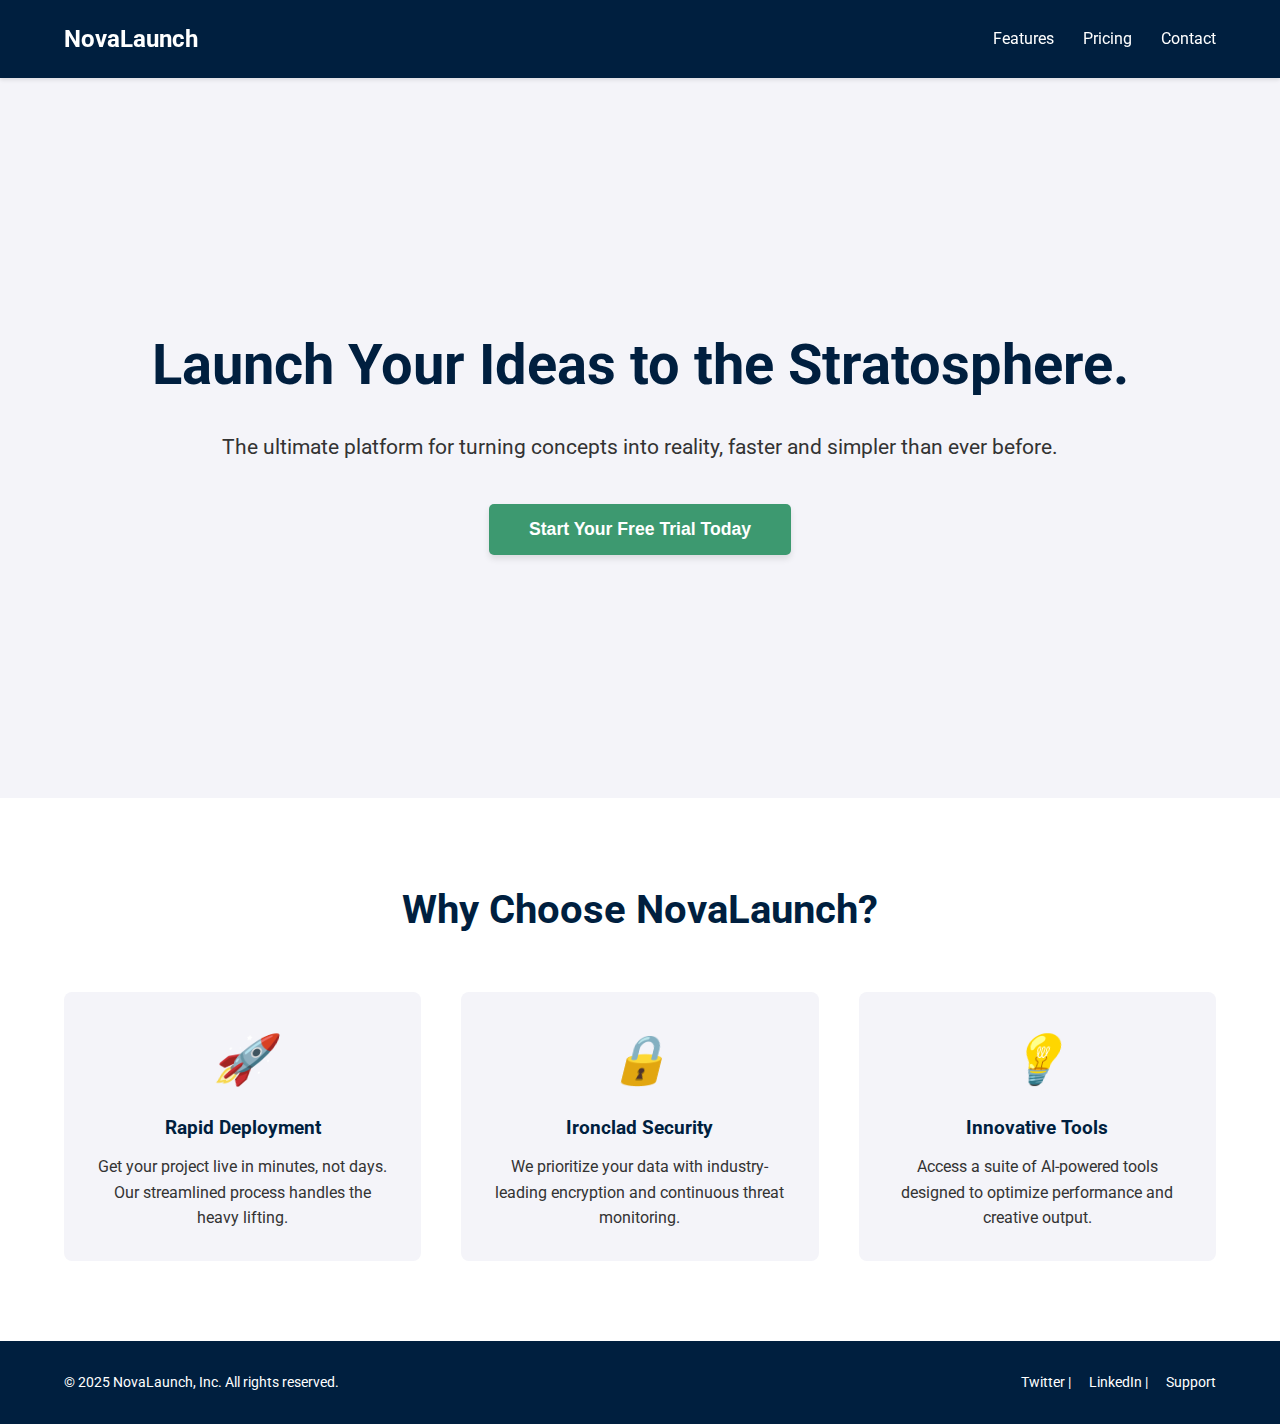
<file: Task 1/index.html>
<!DOCTYPE html>
<html lang="en">
<head>
    <meta charset="UTF-8">
    <meta name="viewport" content="width=device-width, initial-scale=1.0">
    <title>NovaLaunch - Modern Landing Page</title>
    
    <link rel="stylesheet" href="style .css">
    
    <link href="https://fonts.googleapis.com/css2?family=Roboto:wght@400;700&display=swap" rel="stylesheet">
</head>
<body>

    <header>
        <div class="logo">NovaLaunch</div>
        <nav>
            <a href="#features">Features</a>
            <a href="#pricing">Pricing</a>
            <a href="#contact">Contact</a>
        </nav>
    </header>

    <section class="hero">
        <div class="hero-content">
            <h1>Launch Your Ideas to the Stratosphere.</h1>
            <p>The ultimate platform for turning concepts into reality, faster and simpler than ever before.</p>
            <button class="cta-button">Start Your Free Trial Today</button>
        </div>
    </section>

    <section id="features" class="features-section">
        <h2>Why Choose NovaLaunch?</h2>
        <div class="feature-grid">
            <div class="feature-box">
                <i class="icon">🚀</i> 
                <h3>Rapid Deployment</h3>
                <p>Get your project live in minutes, not days. Our streamlined process handles the heavy lifting.</p>
            </div>
            <div class="feature-box">
                <i class="icon">🔒</i> 
                <h3>Ironclad Security</h3>
                <p>We prioritize your data with industry-leading encryption and continuous threat monitoring.</p>
            </div>
            <div class="feature-box">
                <i class="icon">💡</i> 
                <h3>Innovative Tools</h3>
                <p>Access a suite of AI-powered tools designed to optimize performance and creative output.</p>
            </div>
        </div>
    </section>

    <footer>
        <p>&copy; 2025 NovaLaunch, Inc. All rights reserved.</p>
        <div class="social-links">
            <a href="#">Twitter</a> | 
            <a href="#">LinkedIn</a> | 
            <a href="#">Support</a>
        </div>
    </footer>

    <div id="modal" class="modal">
        <div class="modal-content">
            <span class="close-button">&times;</span>
            <h3>🎉 Success! You're One Step Closer.</h3>
            <p>Thanks for clicking! This is where you would usually input your email to start the free trial.</p>
            <p>Click the 'X' or outside this box to close.</p>
        </div>
    </div>

    <script src="app.js"></script> 
</body>
</html>
</file>
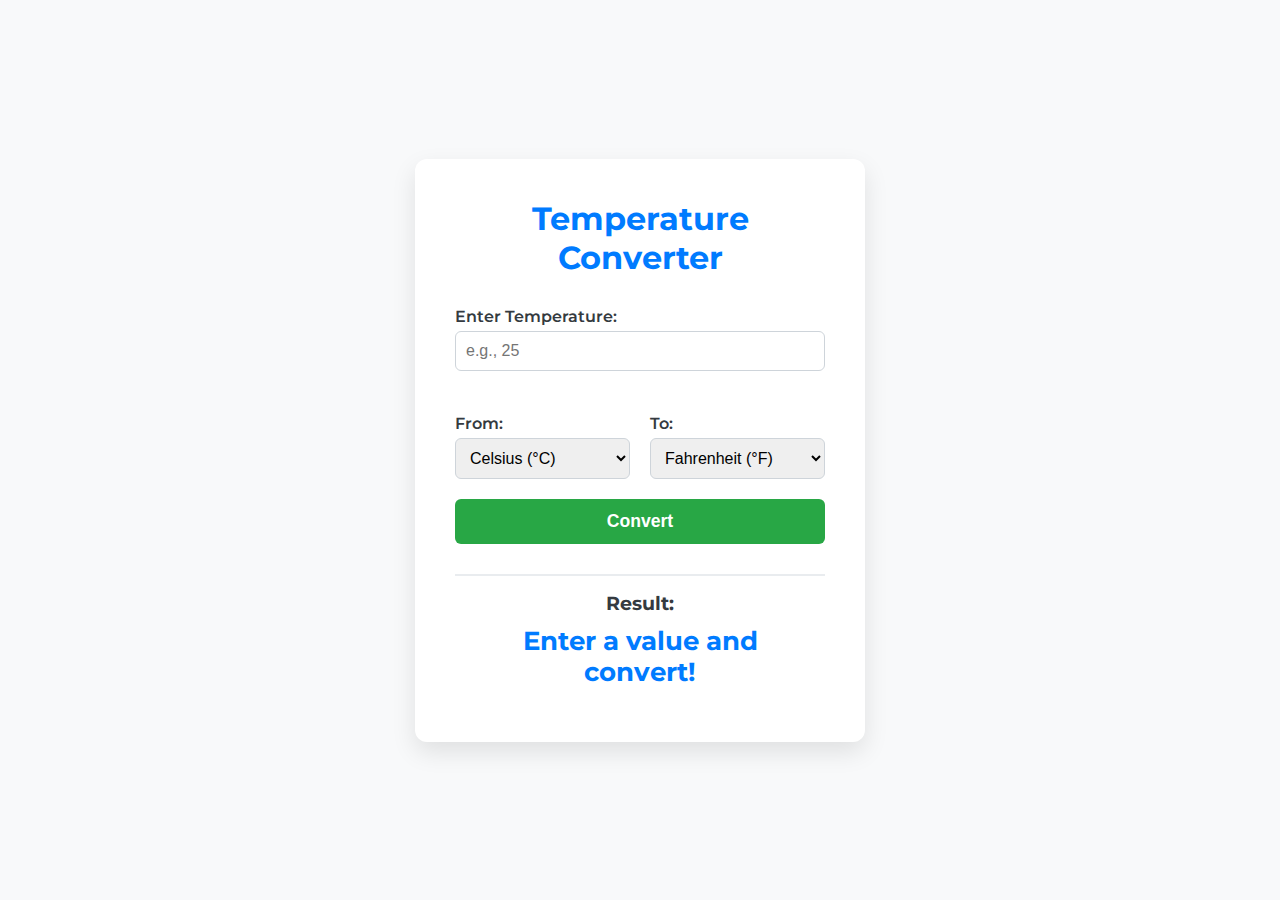
<file: Task 3/index.html>
<!DOCTYPE html>
<html lang="en">
<head>
    <meta charset="UTF-8">
    <meta name="viewport" content="width=device-width, initial-scale=1.0">
    <title>Temperature Converter</title>
    <link rel="stylesheet" href="style.css">
    <link href="https://fonts.googleapis.com/css2?family=Montserrat:wght@400;700&display=swap" rel="stylesheet">
</head>
<body>

    <div class="converter-container">
        <h1>Temperature Converter</h1>
        
        <div class="input-group">
            <label for="tempInput">Enter Temperature:</label>
            <input type="text" id="tempInput" placeholder="e.g., 25">
            <div id="error-message" class="error-message"></div>
        </div>

        <div class="selection-group">
            <div class="from-group">
                <label for="fromUnit">From:</label>
                <select id="fromUnit">
                    <option value="celsius">Celsius (°C)</option>
                    <option value="fahrenheit">Fahrenheit (°F)</option>
                    <option value="kelvin">Kelvin (K)</option>
                </select>
            </div>
            
            <div class="to-group">
                <label for="toUnit">To:</label>
                 <select id="toUnit">
                    <option value="fahrenheit">Fahrenheit (°F)</option>
                    <option value="celsius">Celsius (°C)</option>
                    <option value="kelvin">Kelvin (K)</option>
                </select>
            </div>
        </div>

        <button id="convertBtn">Convert</button>

        <div class="result-display">
            <h2>Result:</h2>
            <p id="resultOutput">Enter a value and convert!</p>
        </div>
    </div>

    <script src="script.js"></script>
</body>
</html>
</file>
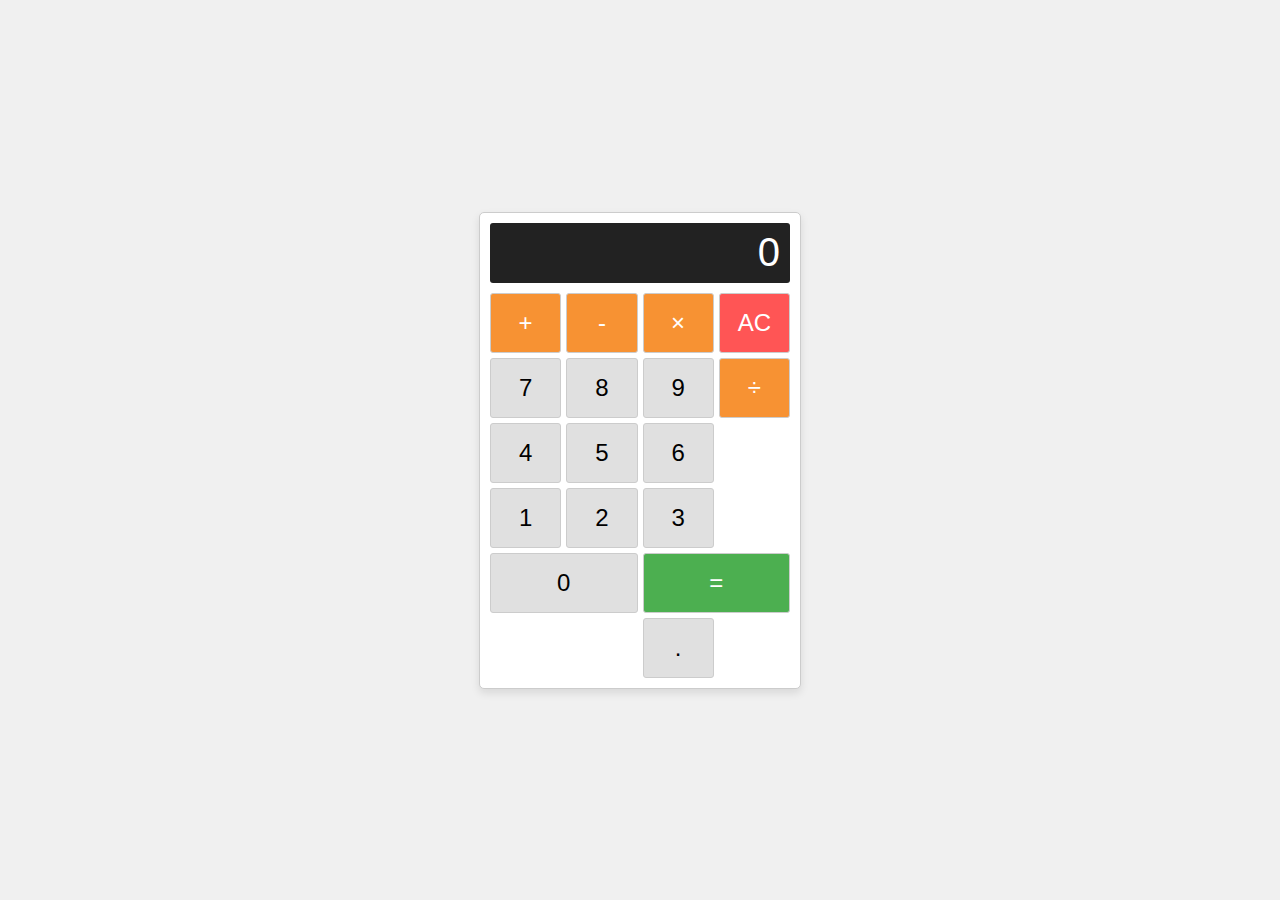
<file: Task 4/index.html>
<!DOCTYPE html>
<html lang="en">
<head>
    <meta charset="UTF-8">
    <meta name="viewport" content="width=device-width, initial-scale=1.0">
    <title>Basic Calculator</title>
    <link rel="stylesheet" href="style.css">
</head>
<body>
    <div class="calculator">
        <input type="text" class="calculator-screen" value="0" disabled />

        <div class="calculator-keys">
            <button type="button" class="operator" value="+">+</button>
            <button type="button" class="operator" value="-">-</button>
            <button type="button" class="operator" value="*">&times;</button>
            <button type="button" class="operator" value="/">÷</button>

            <button type="button" value="7">7</button>
            <button type="button" value="8">8</button>
            <button type="button" value="9">9</button>

            <button type="button" value="4">4</button>
            <button type="button" value="5">5</button>
            <button type="button" value="6">6</button>

            <button type="button" value="1">1</button>
            <button type="button" value="2">2</button>
            <button type="button" value="3">3</button>
            
            <button type="button" value="0">0</button>
            <button type="button" class="decimal" value=".">.</button>
            
            <button type="button" class="all-clear" value="all-clear">AC</button>
            <button type="button" class="equal-sign" value="=">=</button>
        </div>
    </div>
    <script src="script.js"></script>
</body>
</html>
</file>
<file: Task 3/style.css>
:root {
    --primary-color: #007bff;
    --secondary-color: #28a745;
    --background-light: #f8f9fa;
    --text-dark: #343a40;
}

* {
    box-sizing: border-box;
    margin: 0;
    padding: 0;
}

body {
    font-family: 'Montserrat', sans-serif;
    background-color: var(--background-light);
    color: var(--text-dark);
    display: flex;
    justify-content: center;
    align-items: center;
    min-height: 100vh;
}

.converter-container {
    background-color: #ffffff;
    padding: 40px;
    border-radius: 12px;
    box-shadow: 0 10px 25px rgba(0, 0, 0, 0.1);
    width: 90%;
    max-width: 450px;
}

h1 {
    text-align: center;
    color: var(--primary-color);
    margin-bottom: 30px;
}

.input-group, .selection-group {
    margin-bottom: 20px;
}

label {
    display: block;
    font-weight: 600;
    margin-bottom: 5px;
}

input[type="text"], select {
    width: 100%;
    padding: 10px;
    border: 1px solid #ced4da;
    border-radius: 6px;
    font-size: 1em;
    transition: border-color 0.3s;
}

input[type="text"]:focus, select:focus {
    border-color: var(--primary-color);
    outline: none;
}

.selection-group {
    display: flex;
    justify-content: space-between;
    gap: 20px;
}

.from-group, .to-group {
    flex: 1;
}

#convertBtn {
    width: 100%;
    padding: 12px;
    background-color: var(--secondary-color);
    color: white;
    border: none;
    border-radius: 6px;
    font-size: 1.1em;
    font-weight: 700;
    cursor: pointer;
    transition: background-color 0.3s, transform 0.1s;
}

#convertBtn:hover {
    background-color: #1e7e34;
}

#convertBtn:active {
    transform: translateY(1px);
}

.result-display {
    margin-top: 30px;
    padding: 15px;
    border-top: 2px solid #e9ecef;
    text-align: center;
}

.result-display h2 {
    color: var(--text-dark);
    font-size: 1.2em;
    margin-bottom: 10px;
}

#resultOutput {
    font-size: 1.6em;
    font-weight: 700;
    color: var(--primary-color);
}

.error-message {
    color: #dc3545; /* Red error text */
    font-size: 0.9em;
    margin-top: 5px;
    min-height: 18px; /* Prevents layout jump when text appears */
}
</file>
<file: Task 4/style.css>
body {
    background-color: #f0f0f0;
    display: flex;
    justify-content: center;
    align-items: center;
    min-height: 100vh;
    margin: 0;
    font-family: Arial, sans-serif;
}

.calculator {
    border: 1px solid #ccc;
    border-radius: 5px;
    width: 300px;
    box-shadow: 0 4px 8px rgba(0, 0, 0, 0.1);
    background-color: #fff;
    padding: 10px;
}

.calculator-screen {
    width: 100%;
    height: 60px;
    background-color: #222;
    color: #fff;
    text-align: right;
    padding: 0 10px;
    font-size: 2.5rem;
    border: none;
    border-radius: 3px;
    margin-bottom: 10px;
    box-sizing: border-box; /* Include padding in the element's total width and height */
}

/* CSS Grid for Buttons */
.calculator-keys {
    display: grid;
    /* Defines a grid with 4 equal-width columns */
    grid-template-columns: repeat(4, 1fr); 
    grid-gap: 5px;
}

button {
    height: 60px;
    background-color: #e0e0e0;
    border: 1px solid #ccc;
    border-radius: 3px;
    font-size: 1.5rem;
    cursor: pointer;
    transition: background-color 0.1s;
}

button:hover {
    background-color: #d4d4d4;
}

/* Operator Buttons */
.operator {
    background-color: #f79233;
    color: #fff;
}

.operator:hover {
    background-color: #e68022;
}

/* Equal Sign - Spans two columns */
.equal-sign {
    grid-column: span 2; 
    background-color: #4CAF50;
    color: #fff;
}

.equal-sign:hover {
    background-color: #45a049;
}

/* All Clear Button - Spans one column */
.all-clear {
    background-color: #ff5555;
    color: #fff;
}

.all-clear:hover {
    background-color: #ee4444;
}

/* Adjusting 0 and . to fit the grid */
.calculator-keys button[value="0"] {
    grid-column: 1 / span 2; /* 0 button spans two columns */
}
.decimal {
    grid-column: 3 / span 1; /* decimal button is in the third column */
}

/* Reordering for a more standard layout in a 4-column grid */
/* AC is 4th column of top row (after operators) in this design, 
   but placed it here for simple 4x4 + 0 spanning for clarity */
.calculator-keys button[value="7"] { grid-area: 2 / 1; }
.calculator-keys button[value="8"] { grid-area: 2 / 2; }
.calculator-keys button[value="9"] { grid-area: 2 / 3; }

.calculator-keys button[value="4"] { grid-area: 3 / 1; }
.calculator-keys button[value="5"] { grid-area: 3 / 2; }
.calculator-keys button[value="6"] { grid-area: 3 / 3; }

.calculator-keys button[value="1"] { grid-area: 4 / 1; }
.calculator-keys button[value="2"] { grid-area: 4 / 2; }
.calculator-keys button[value="3"] { grid-area: 4 / 3; }

/* Relocating the AC button in the first row alongside operators */
.all-clear { grid-area: 1 / 4; }
.operator[value="+"] { grid-area: 1 / 1; }
.operator[value="-"] { grid-area: 1 / 2; }
.operator[value="*"] { grid-area: 1 / 3; }

/* The equals sign is at the bottom right and spans two columns */
.equal-sign { grid-area: 5 / 3 / span 1 / span 2; }
/* The 0 and decimal buttons need specific placement now */
.calculator-keys button[value="0"] { grid-area: 5 / 1 / span 1 / span 2; }
.operator[value="/"] { grid-area: 2 / 4; }
</file>
<file: Task 1/style .css>
/* GLOBAL RESET AND FONT */
* {
    box-sizing: border-box; /* Ensures padding/border don't affect width/height */
    margin: 0;
    padding: 0;
}

body {
    font-family: 'Roboto', sans-serif;
    color: #333333;
    background-color: #F4F4F9;
    line-height: 1.6;
}

/* --- 1. HEADER STYLES (Flexbox) --- */
header {
    background-color: #001F3F; /* Deep Navy */
    color: #FFFFFF;
    padding: 20px 5%;
    display: flex;
    justify-content: space-between;
    align-items: center;
    position: sticky;
    top: 0;
    z-index: 1000;
    box-shadow: 0 2px 4px rgba(0, 0, 0, 0.1);
}

.logo {
    font-size: 1.5em;
    font-weight: 700;
}

nav a {
    color: #FFFFFF;
    text-decoration: none;
    margin-left: 25px;
    font-weight: 400;
    transition: color 0.3s;
}

nav a:hover {
    color: #3D9970; /* Vibrant Teal */
}


/* --- 2. HERO SECTION STYLES (Flexbox) --- */
.hero {
    background-color: #F4F4F9;
    height: 80vh;
    display: flex;
    justify-content: center;
    align-items: center;
    text-align: center;
    padding: 0 10%;
}

.hero h1 {
    font-size: 3.5em;
    margin-bottom: 20px;
    color: #001F3F;
}

.hero p {
    font-size: 1.3em;
    margin-bottom: 40px;
}

/* CTA Button */
.cta-button {
    background-color: #3D9970; /* Vibrant Teal */
    color: #FFFFFF;
    border: none;
    padding: 15px 40px;
    font-size: 1.1em;
    font-weight: 700;
    border-radius: 5px;
    cursor: pointer;
    transition: background-color 0.3s, transform 0.2s;
    box-shadow: 0 4px 6px rgba(0, 0, 0, 0.1);
}

.cta-button:hover {
    background-color: #2e7a57;
    transform: translateY(-2px);
}


/* --- 3. FEATURES SECTION STYLES (CSS Grid) --- */
.features-section {
    padding: 80px 5%;
    background-color: #FFFFFF;
    text-align: center;
}

.features-section h2 {
    font-size: 2.5em;
    margin-bottom: 50px;
    color: #001F3F;
}

.feature-grid {
    display: grid;
    grid-template-columns: repeat(3, 1fr); 
    gap: 40px;
    max-width: 1200px;
    margin: 0 auto;
}

.feature-box {
    background-color: #F4F4F9;
    padding: 30px;
    border-radius: 8px;
    text-align: center;
    transition: box-shadow 0.3s;
}

.feature-box:hover {
    box-shadow: 0 8px 15px rgba(61, 153, 112, 0.2);
}

.icon {
    font-size: 3em;
    display: block;
    margin-bottom: 15px;
}

.feature-box h3 {
    color: #001F3F;
    margin-bottom: 10px;
}

/* --- 4. FOOTER STYLES (Flexbox) --- */
footer {
    background-color: #001F3F;
    color: #FFFFFF;
    padding: 30px 5%;
    display: flex;
    justify-content: space-between;
    align-items: center;
    font-size: 0.9em;
}

.social-links a {
    color: #FFFFFF;
    text-decoration: none;
    margin-left: 15px;
    transition: color 0.3s;
}

.social-links a:hover {
    color: #3D9970;
}

/* --- MODAL STYLES (Required for JavaScript) --- */
.modal {
    display: none; /* Hidden by default */
    position: fixed;
    z-index: 2000;
    left: 0;
    top: 0;
    width: 100%; 
    height: 100%; 
    overflow: auto; 
    background-color: rgba(0,0,0,0.4); 
}

.modal-content {
    background-color: #fefefe;
    margin: 15% auto;
    padding: 30px;
    border: 1px solid #888;
    width: 80%;
    max-width: 500px;
    border-radius: 10px;
    text-align: center;
    box-shadow: 0 5px 15px rgba(0, 0, 0, 0.3);
}

.close-button {
    color: #aaa;
    float: right;
    font-size: 28px;
    font-weight: bold;
    cursor: pointer;
}

.close-button:hover,
.close-button:focus {
    color: #3D9970;
    text-decoration: none;
}

/* --- Media Query for Responsiveness --- */
@media (max-width: 768px) {
    header {
        flex-direction: column;
        text-align: center;
    }
    nav {
        margin-top: 15px;
    }
    nav a {
        margin: 0 10px;
    }
    .feature-grid {
        grid-template-columns: 1fr;
    }
    .hero h1 {
        font-size: 2.5em;
    }
    footer {
        flex-direction: column;
        text-align: center;
    }
    .social-links {
        margin-top: 10px;
    }
}
</file>
